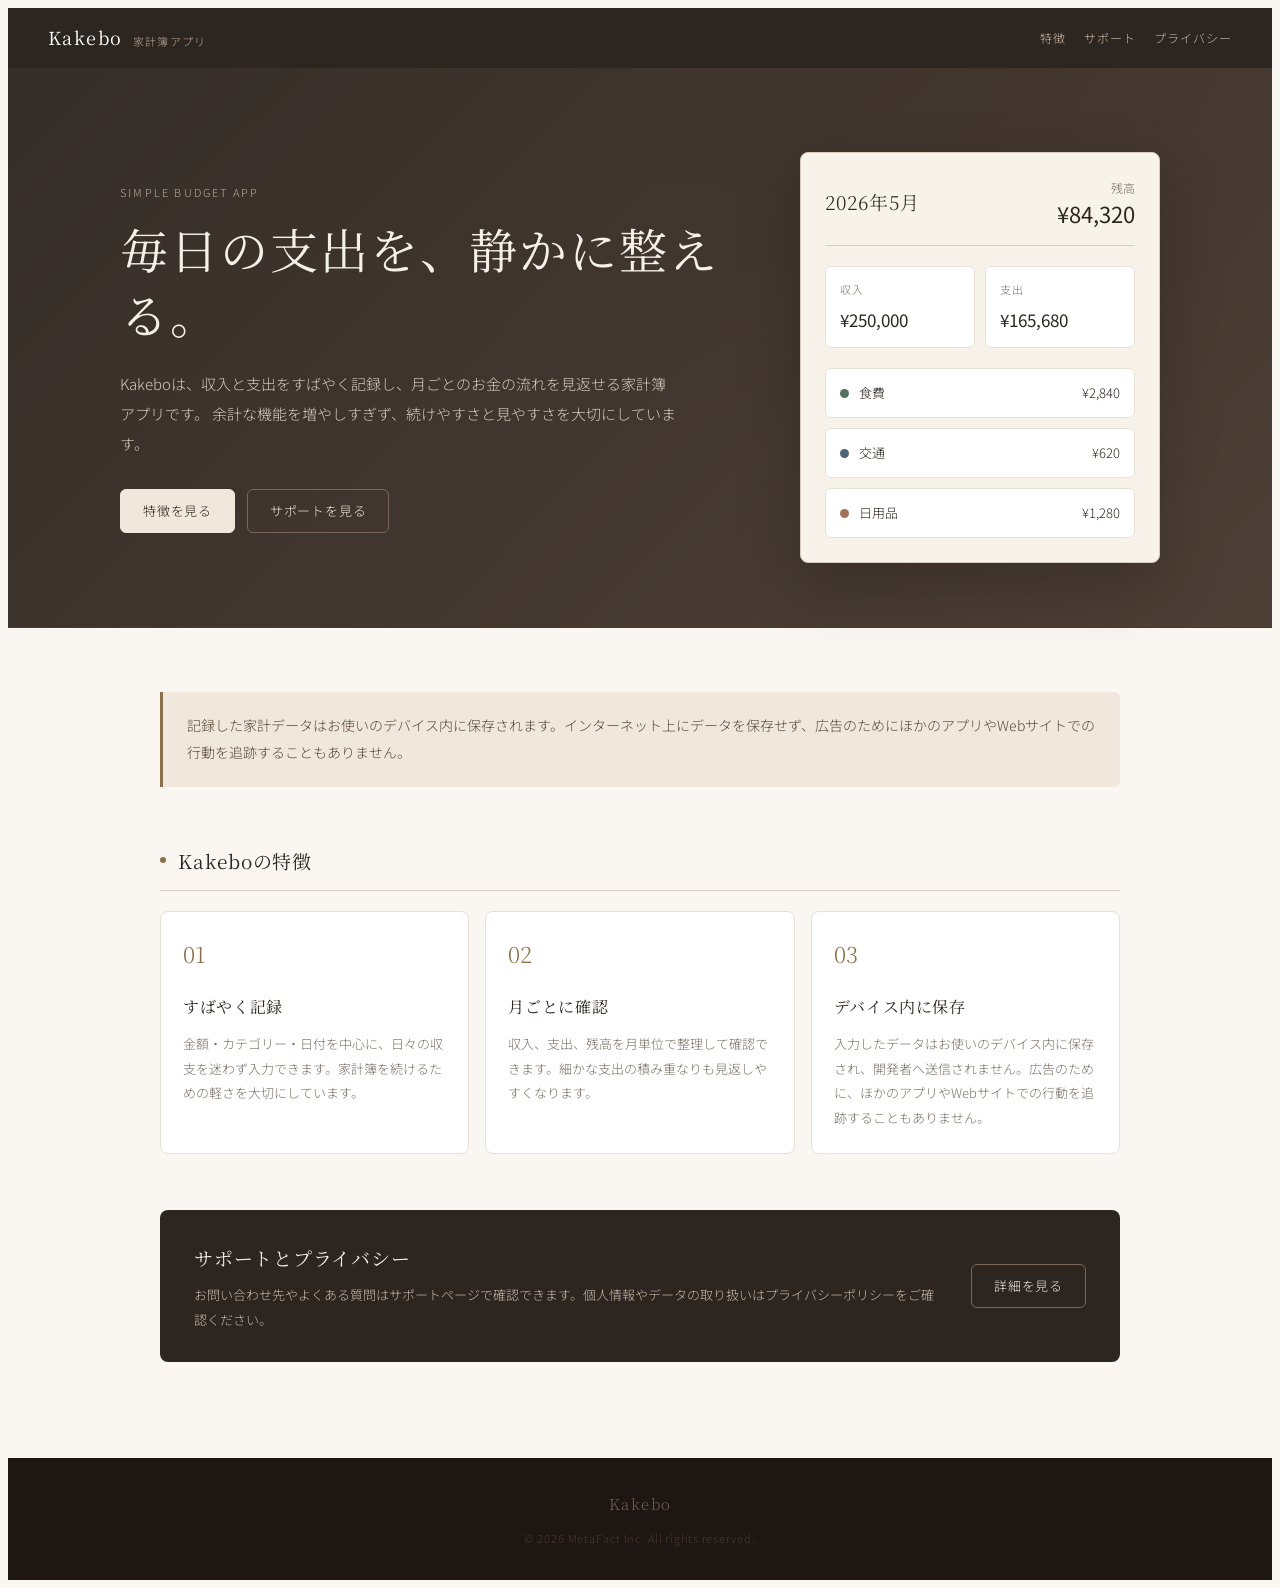
<file: index.html>
<!DOCTYPE html>
<html lang="ja">
<head>
  <meta charset="UTF-8">
  <meta name="viewport" content="width=device-width, initial-scale=1.0">
  <meta name="theme-color" content="#2d2520">
  <meta name="description" content="Kakeboは、日々の収支をシンプルに記録できる家計簿アプリです。入力したデータはお使いのデバイス内に保存され、開発者へ送信されません。">
  <title>Kakebo — 家計簿アプリ</title>
  <link rel="preconnect" href="https://fonts.googleapis.com">
  <link rel="preconnect" href="https://fonts.gstatic.com" crossorigin>
  <link href="https://fonts.googleapis.com/css2?family=Noto+Serif+JP:wght@300;400;500&amp;family=Noto+Sans+JP:wght@300;400;500&amp;display=swap" rel="stylesheet">
  <link rel="stylesheet" href="styles.css?v=20260720">
</head>
<body class="page-home">

  <header>
    <a href="index.html" class="logo">Kakebo<span>家計簿アプリ</span></a>
    <nav aria-label="主要リンク">
      <a href="#features">特徴</a>
      <a href="support.html">サポート</a>
      <a href="privacy_policy.html">プライバシー</a>
    </nav>
  </header>

  <div class="hero">
    <div class="hero-inner">
      <div>
        <p class="hero-label">Simple Budget App</p>
        <h1>毎日の支出を、静かに整える。</h1>
        <p class="hero-copy">
          Kakeboは、収入と支出をすばやく記録し、月ごとのお金の流れを見返せる家計簿アプリです。
          余計な機能を増やしすぎず、続けやすさと見やすさを大切にしています。
        </p>
        <div class="hero-actions">
          <a href="#features" class="button button-primary">特徴を見る</a>
          <a href="support.html" class="button button-secondary">サポートを見る</a>
        </div>
      </div>

      <div class="app-panel" aria-label="アプリ画面イメージ">
        <div class="app-panel-top">
          <div class="month">2026年5月</div>
          <div class="balance">
            残高
            <strong>¥84,320</strong>
          </div>
        </div>

        <div class="summary-grid">
          <div class="summary-item">
            <div class="summary-label">収入</div>
            <div class="summary-value">¥250,000</div>
          </div>
          <div class="summary-item">
            <div class="summary-label">支出</div>
            <div class="summary-value">¥165,680</div>
          </div>
        </div>

        <ul class="records">
          <li>
            <span class="record-name"><span class="dot dot-green"></span>食費</span>
            <span>¥2,840</span>
          </li>
          <li>
            <span class="record-name"><span class="dot dot-blue"></span>交通</span>
            <span>¥620</span>
          </li>
          <li>
            <span class="record-name"><span class="dot dot-clay"></span>日用品</span>
            <span>¥1,280</span>
          </li>
        </ul>
      </div>
    </div>
  </div>

  <main>
    <div class="lead">
      記録した家計データはお使いのデバイス内に保存されます。インターネット上にデータを保存せず、広告のためにほかのアプリやWebサイトでの行動を追跡することもありません。
    </div>

    <section id="features">
      <div class="section-header">
        <span class="section-mark"></span>
        <h2>Kakeboの特徴</h2>
      </div>

      <div class="feature-grid">
        <article class="feature-card">
          <div class="feature-number">01</div>
          <h3>すばやく記録</h3>
          <p>金額・カテゴリー・日付を中心に、日々の収支を迷わず入力できます。家計簿を続けるための軽さを大切にしています。</p>
        </article>

        <article class="feature-card">
          <div class="feature-number">02</div>
          <h3>月ごとに確認</h3>
          <p>収入、支出、残高を月単位で整理して確認できます。細かな支出の積み重なりも見返しやすくなります。</p>
        </article>

        <article class="feature-card">
          <div class="feature-number">03</div>
          <h3>デバイス内に保存</h3>
          <p>入力したデータはお使いのデバイス内に保存され、開発者へ送信されません。広告のために、ほかのアプリやWebサイトでの行動を追跡することもありません。</p>
        </article>
      </div>
    </section>

    <section>
      <div class="privacy-band">
        <div>
          <h2>サポートとプライバシー</h2>
          <p>お問い合わせ先やよくある質問はサポートページで確認できます。個人情報やデータの取り扱いはプライバシーポリシーをご確認ください。</p>
        </div>
        <a href="support.html" class="button">詳細を見る</a>
      </div>
    </section>
  </main>

  <footer>
    <div class="footer-logo">Kakebo</div>
    <div class="footer-copy">© 2026 MetaFact Inc. All rights reserved.</div>
  </footer>

</body>
</html>
</file>
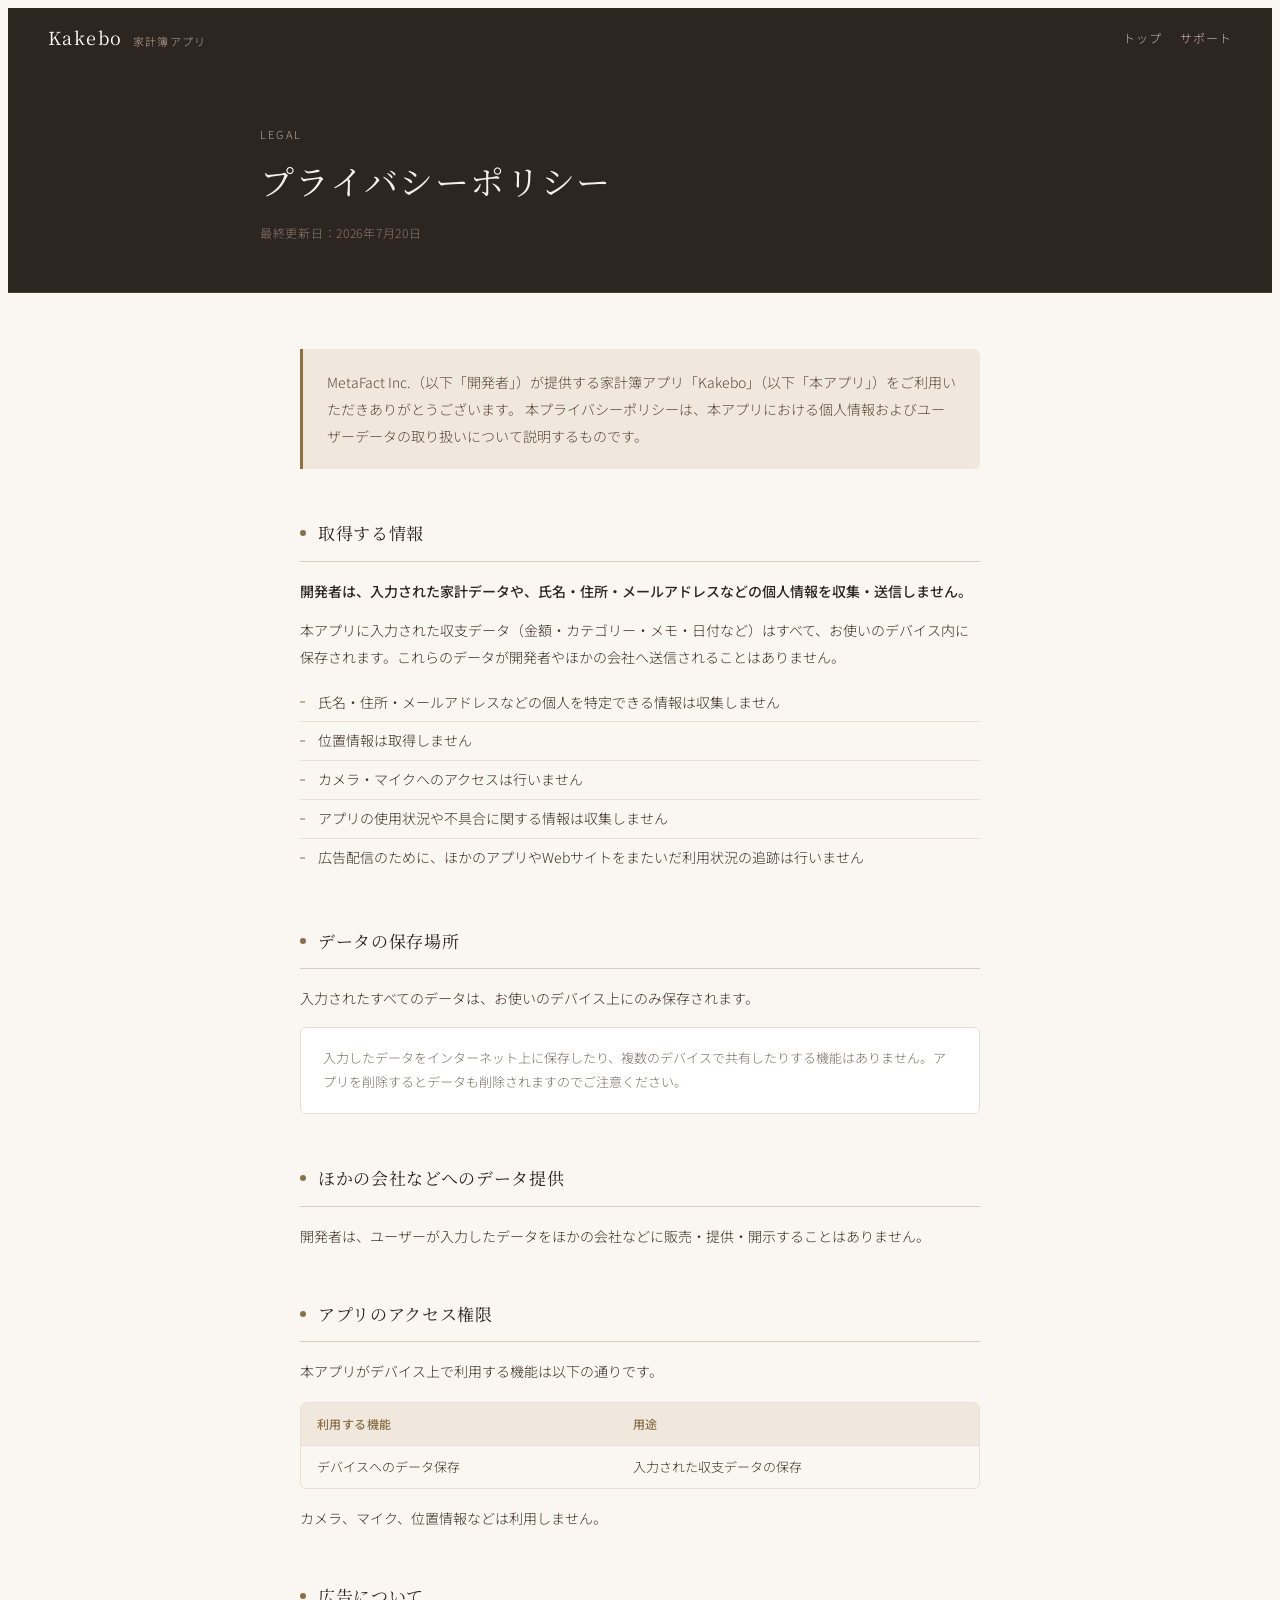
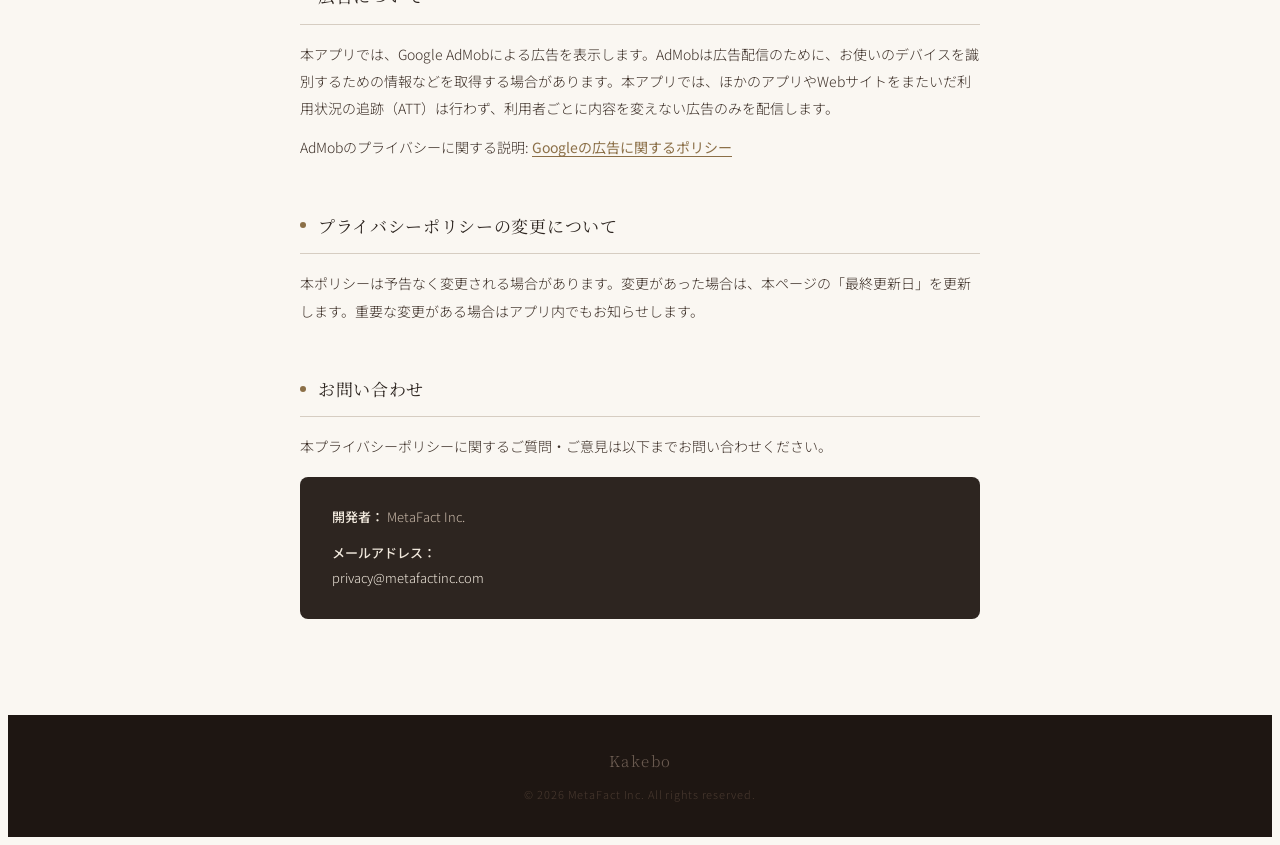
<file: privacy_policy.html>
<!DOCTYPE html>
<html lang="ja">
<head>
  <meta charset="UTF-8">
  <meta name="viewport" content="width=device-width, initial-scale=1.0">
  <meta name="theme-color" content="#3d2b1f">
  <title>プライバシーポリシー — Kakebo</title>
  <link rel="preconnect" href="https://fonts.googleapis.com">
  <link rel="preconnect" href="https://fonts.gstatic.com" crossorigin>
  <link href="https://fonts.googleapis.com/css2?family=Noto+Serif+JP:wght@300;400;500&amp;family=Noto+Sans+JP:wght@300;400;500&amp;display=swap" rel="stylesheet">
  <link rel="stylesheet" href="styles.css?v=20260720">
</head>
<body class="page-privacy">

  <!-- ヘッダー -->
  <header>
    <a href="index.html" class="logo">Kakebo<span>家計簿アプリ</span></a>
    <nav aria-label="主要リンク">
      <a href="index.html">トップ</a>
      <a href="support.html">サポート</a>
    </nav>
  </header>

  <!-- ヒーロー -->
  <div class="hero">
    <div class="hero-inner">
      <p class="hero-label">Legal</p>
      <h1>プライバシーポリシー</h1>
      <p class="hero-meta">最終更新日：2026年7月20日</p>
    </div>
  </div>

  <!-- メイン -->
  <main>

    <div class="lead">
      MetaFact Inc.（以下「開発者」）が提供する家計簿アプリ「Kakebo」（以下「本アプリ」）をご利用いただきありがとうございます。
      本プライバシーポリシーは、本アプリにおける個人情報およびユーザーデータの取り扱いについて説明するものです。
    </div>

    <!-- 取得する情報 -->
    <section>
      <div class="section-header">
        <span class="section-mark"></span>
        <h2>取得する情報</h2>
      </div>
      <p><strong>開発者は、入力された家計データや、氏名・住所・メールアドレスなどの個人情報を収集・送信しません。</strong></p>
      <p>本アプリに入力された収支データ（金額・カテゴリー・メモ・日付など）はすべて、お使いのデバイス内に保存されます。これらのデータが開発者やほかの会社へ送信されることはありません。</p>
      <ul class="detail-list">
        <li>氏名・住所・メールアドレスなどの個人を特定できる情報は収集しません</li>
        <li>位置情報は取得しません</li>
        <li>カメラ・マイクへのアクセスは行いません</li>
        <li>アプリの使用状況や不具合に関する情報は収集しません</li>
        <li>広告配信のために、ほかのアプリやWebサイトをまたいだ利用状況の追跡は行いません</li>
      </ul>
    </section>

    <!-- データの保存場所 -->
    <section>
      <div class="section-header">
        <span class="section-mark"></span>
        <h2>データの保存場所</h2>
      </div>
      <p>入力されたすべてのデータは、お使いのデバイス上にのみ保存されます。</p>
      <div class="note-box">
        <p>入力したデータをインターネット上に保存したり、複数のデバイスで共有したりする機能はありません。アプリを削除するとデータも削除されますのでご注意ください。</p>
      </div>
    </section>

    <!-- 第三者への提供 -->
    <section>
      <div class="section-header">
        <span class="section-mark"></span>
        <h2>ほかの会社などへのデータ提供</h2>
      </div>
      <p>開発者は、ユーザーが入力したデータをほかの会社などに販売・提供・開示することはありません。</p>
    </section>

    <!-- アクセス権限 -->
    <section>
      <div class="section-header">
        <span class="section-mark"></span>
        <h2>アプリのアクセス権限</h2>
      </div>
      <p>本アプリがデバイス上で利用する機能は以下の通りです。</p>
      <div class="table-wrap">
        <table>
          <thead>
            <tr>
              <th>利用する機能</th>
              <th>用途</th>
            </tr>
          </thead>
          <tbody>
            <tr>
              <td>デバイスへのデータ保存</td>
              <td>入力された収支データの保存</td>
            </tr>
          </tbody>
        </table>
      </div>
      <p>カメラ、マイク、位置情報などは利用しません。</p>
    </section>

    <!-- 広告について -->
    <section>
      <div class="section-header">
        <span class="section-mark"></span>
        <h2>広告について</h2>
      </div>
      <p>本アプリでは、Google AdMobによる広告を表示します。AdMobは広告配信のために、お使いのデバイスを識別するための情報などを取得する場合があります。本アプリでは、ほかのアプリやWebサイトをまたいだ利用状況の追跡（ATT）は行わず、利用者ごとに内容を変えない広告のみを配信します。</p>
      <p>AdMobのプライバシーに関する説明: <a href="https://policies.google.com/technologies/ads" class="text-link" target="_blank" rel="noopener noreferrer">Googleの広告に関するポリシー</a></p>
    </section>

    <!-- ポリシーの変更 -->
    <section>
      <div class="section-header">
        <span class="section-mark"></span>
        <h2>プライバシーポリシーの変更について</h2>
      </div>
      <p>本ポリシーは予告なく変更される場合があります。変更があった場合は、本ページの「最終更新日」を更新します。重要な変更がある場合はアプリ内でもお知らせします。</p>
    </section>

    <!-- お問い合わせ -->
    <section>
      <div class="section-header">
        <span class="section-mark"></span>
        <h2>お問い合わせ</h2>
      </div>
      <p>本プライバシーポリシーに関するご質問・ご意見は以下までお問い合わせください。</p>
      <div class="contact-box">
        <p><strong>開発者：</strong> MetaFact Inc.</p>
        <p><strong>メールアドレス：</strong><br>
          <a href="mailto:privacy@metafactinc.com" class="contact-link">privacy@metafactinc.com</a>
        </p>
      </div>
    </section>

  </main>

  <!-- フッター -->
  <footer>
    <div class="footer-logo">Kakebo</div>
    <div class="footer-copy">© 2026 MetaFact Inc. All rights reserved.</div>
  </footer>

</body>
</html>
</file>
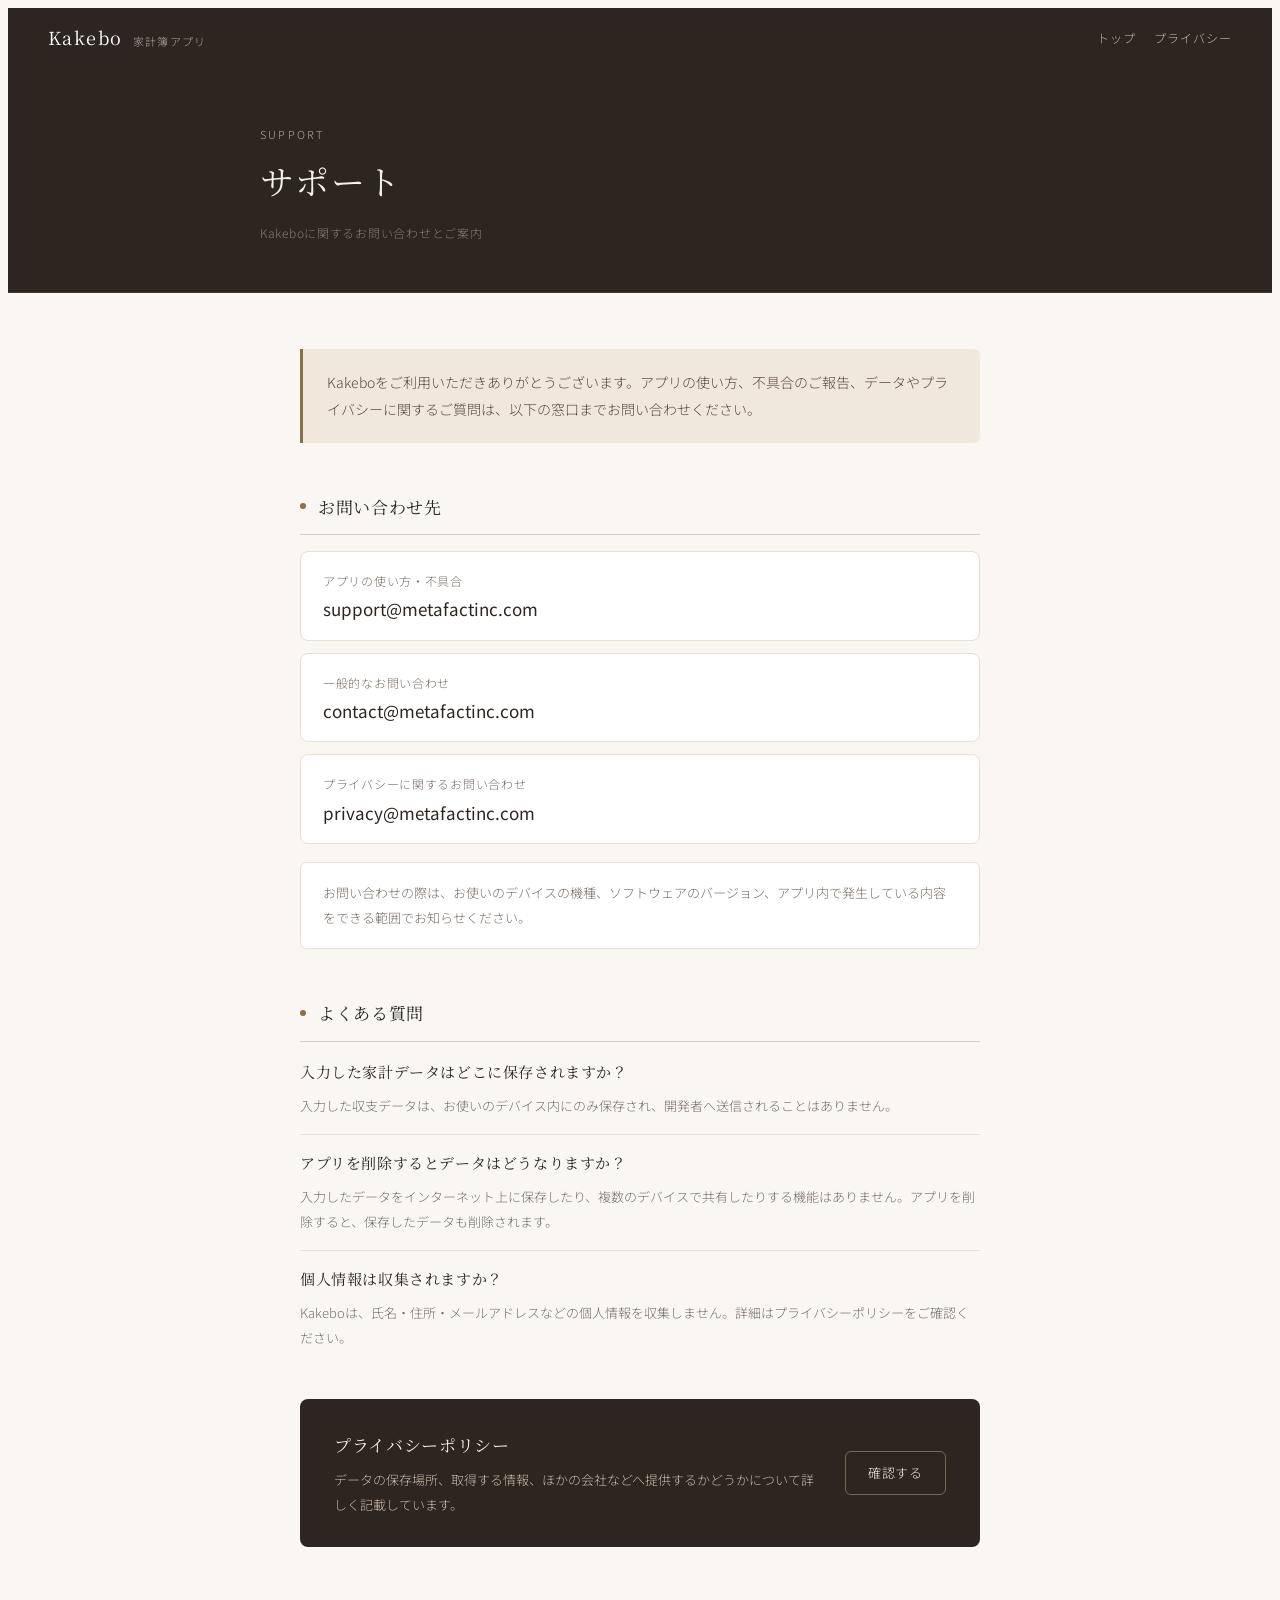
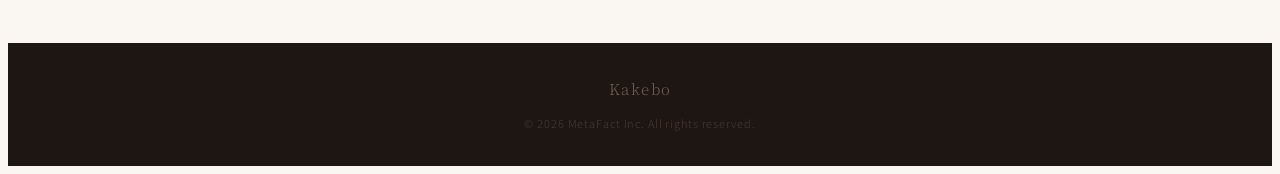
<file: support.html>
<!DOCTYPE html>
<html lang="ja">
<head>
  <meta charset="UTF-8">
  <meta name="viewport" content="width=device-width, initial-scale=1.0">
  <meta name="theme-color" content="#3d2b1f">
  <meta name="description" content="Kakeboのサポートページです。お問い合わせ先、よくある質問、プライバシーポリシーへのリンクを掲載しています。">
  <title>サポート — Kakebo</title>
  <link rel="preconnect" href="https://fonts.googleapis.com">
  <link rel="preconnect" href="https://fonts.gstatic.com" crossorigin>
  <link href="https://fonts.googleapis.com/css2?family=Noto+Serif+JP:wght@300;400;500&amp;family=Noto+Sans+JP:wght@300;400;500&amp;display=swap" rel="stylesheet">
  <link rel="stylesheet" href="styles.css?v=20260720">
</head>
<body class="page-support">

  <header>
    <a href="index.html" class="logo">Kakebo<span>家計簿アプリ</span></a>
    <nav aria-label="主要リンク">
      <a href="index.html">トップ</a>
      <a href="privacy_policy.html">プライバシー</a>
    </nav>
  </header>

  <div class="hero">
    <div class="hero-inner">
      <p class="hero-label">Support</p>
      <h1>サポート</h1>
      <p class="hero-meta">Kakeboに関するお問い合わせとご案内</p>
    </div>
  </div>

  <main>
    <div class="lead">
      Kakeboをご利用いただきありがとうございます。アプリの使い方、不具合のご報告、データやプライバシーに関するご質問は、以下の窓口までお問い合わせください。
    </div>

    <section>
      <div class="section-header">
        <span class="section-mark"></span>
        <h2>お問い合わせ先</h2>
      </div>

      <div class="contact-list">
        <a href="mailto:support@metafactinc.com" class="contact-card">
          <span class="contact-label">アプリの使い方・不具合</span>
          <strong>support@metafactinc.com</strong>
        </a>
        <a href="mailto:contact@metafactinc.com" class="contact-card">
          <span class="contact-label">一般的なお問い合わせ</span>
          <strong>contact@metafactinc.com</strong>
        </a>
        <a href="mailto:privacy@metafactinc.com" class="contact-card">
          <span class="contact-label">プライバシーに関するお問い合わせ</span>
          <strong>privacy@metafactinc.com</strong>
        </a>
      </div>

      <div class="note-box">
        <p>お問い合わせの際は、お使いのデバイスの機種、ソフトウェアのバージョン、アプリ内で発生している内容をできる範囲でお知らせください。</p>
      </div>
    </section>

    <section>
      <div class="section-header">
        <span class="section-mark"></span>
        <h2>よくある質問</h2>
      </div>

      <div class="faq-list">
        <article class="faq-item">
          <h3>入力した家計データはどこに保存されますか？</h3>
          <p>入力した収支データは、お使いのデバイス内にのみ保存され、開発者へ送信されることはありません。</p>
        </article>
        <article class="faq-item">
          <h3>アプリを削除するとデータはどうなりますか？</h3>
          <p>入力したデータをインターネット上に保存したり、複数のデバイスで共有したりする機能はありません。アプリを削除すると、保存したデータも削除されます。</p>
        </article>
        <article class="faq-item">
          <h3>個人情報は収集されますか？</h3>
          <p>Kakeboは、氏名・住所・メールアドレスなどの個人情報を収集しません。詳細はプライバシーポリシーをご確認ください。</p>
        </article>
      </div>
    </section>

    <section>
      <div class="support-band">
        <div>
          <h2>プライバシーポリシー</h2>
          <p>データの保存場所、取得する情報、ほかの会社などへ提供するかどうかについて詳しく記載しています。</p>
        </div>
        <a href="privacy_policy.html" class="button">確認する</a>
      </div>
    </section>
  </main>

  <footer>
    <div class="footer-logo">Kakebo</div>
    <div class="footer-copy">© 2026 MetaFact Inc. All rights reserved.</div>
  </footer>

</body>
</html>
</file>
<file: styles.css>
/* Shared styles for Kakebo static pages. */

/* index.html */
:root {
      --bg: #faf7f2;
      --surface: #ffffff;
      --border: #e8e0d5;
      --text: #2d2520;
      --text-sub: #7a6f66;
      --accent: #8b6f47;
      --accent-lt: #f0e8dc;
      --divider: #d6cdc2;
      --green: #53725f;
      --blue: #4e6476;
      --clay: #a66f57;
    }

    .page-home *, .page-home *::before, .page-home *::after { box-sizing: border-box; margin: 0; padding: 0; }

    html { scroll-behavior: smooth; }

    body.page-home {
      background: var(--bg);
      color: var(--text);
      font-family: 'Noto Sans JP', sans-serif;
      font-weight: 300;
      font-size: 15px;
      line-height: 1.85;
      -webkit-font-smoothing: antialiased;
    }

    .page-home a { color: inherit; }

    .page-home header {
      background: var(--text);
      padding: 0 40px;
      height: 60px;
      display: flex;
      align-items: center;
      justify-content: space-between;
      gap: 20px;
    }

    .page-home .logo {
      font-family: 'Noto Serif JP', serif;
      font-weight: 400;
      font-size: 18px;
      color: #fff;
      letter-spacing: 0.08em;
      text-decoration: none;
      white-space: nowrap;
    }

    .page-home .logo span {
      display: inline-block;
      margin-left: 10px;
      font-family: 'Noto Sans JP', sans-serif;
      font-weight: 300;
      font-size: 11px;
      color: #b8a898;
      letter-spacing: 0.12em;
      vertical-align: middle;
    }

    .page-home nav {
      display: flex;
      align-items: center;
      gap: 18px;
    }

    .page-home nav a {
      color: #c8b8a8;
      font-size: 12px;
      letter-spacing: 0.08em;
      text-decoration: none;
    }

    .page-home .hero {
      background:
        linear-gradient(135deg, rgba(45, 37, 32, 0.96), rgba(63, 48, 39, 0.92)),
        radial-gradient(circle at 80% 20%, rgba(139, 111, 71, 0.34), transparent 34%);
      border-bottom: 1px solid #4a3a2e;
      color: #f5f0e8;
      min-height: 560px;
      padding: 72px 40px 52px;
      display: flex;
      align-items: center;
    }

    .page-home .hero-inner {
      width: 100%;
      max-width: 1040px;
      margin: 0 auto;
      display: grid;
      grid-template-columns: minmax(0, 1fr) 360px;
      gap: 56px;
      align-items: center;
    }

    .page-home .hero-label {
      font-size: 11px;
      letter-spacing: 0.2em;
      color: #b8a898;
      text-transform: uppercase;
      margin-bottom: 14px;
    }

    .page-home h1 {
      font-family: 'Noto Serif JP', serif;
      font-weight: 400;
      font-size: clamp(30px, 5vw, 48px);
      line-height: 1.35;
      letter-spacing: 0.04em;
      margin-bottom: 22px;
    }

    .page-home .hero-copy {
      max-width: 560px;
      color: #d5c8bc;
      font-size: 15px;
      line-height: 2;
      margin-bottom: 30px;
    }

    .page-home .hero-actions {
      display: flex;
      flex-wrap: wrap;
      gap: 12px;
      align-items: center;
    }

    .page-home .button {
      display: inline-flex;
      align-items: center;
      justify-content: center;
      min-height: 44px;
      padding: 0 22px;
      border-radius: 6px;
      border: 1px solid transparent;
      font-size: 13px;
      letter-spacing: 0.06em;
      text-decoration: none;
      white-space: nowrap;
    }

    .page-home .button-primary {
      background: #f0e8dc;
      color: var(--text);
      border-color: #f0e8dc;
    }

    .page-home .button-secondary {
      color: #f0e8dc;
      border-color: #7a6656;
    }

    .page-home .app-panel {
      background: #f8f3ea;
      border: 1px solid #d8cdbc;
      border-radius: 8px;
      padding: 24px;
      color: var(--text);
      box-shadow: 0 24px 60px rgba(18, 12, 8, 0.24);
    }

    .page-home .app-panel-top {
      display: flex;
      justify-content: space-between;
      align-items: center;
      gap: 16px;
      padding-bottom: 18px;
      border-bottom: 1px solid var(--divider);
      margin-bottom: 20px;
    }

    .page-home .month {
      font-family: 'Noto Serif JP', serif;
      font-size: 19px;
      letter-spacing: 0.05em;
    }

    .page-home .balance {
      font-size: 12px;
      color: var(--text-sub);
      text-align: right;
    }

    .page-home .balance strong {
      display: block;
      color: var(--text);
      font-size: 22px;
      font-weight: 400;
      line-height: 1.3;
    }

    .page-home .summary-grid {
      display: grid;
      grid-template-columns: 1fr 1fr;
      gap: 10px;
      margin-bottom: 20px;
    }

    .page-home .summary-item {
      background: #fff;
      border: 1px solid var(--border);
      border-radius: 6px;
      padding: 12px 14px;
    }

    .page-home .summary-label {
      color: var(--text-sub);
      font-size: 11px;
      letter-spacing: 0.08em;
      margin-bottom: 4px;
    }

    .page-home .summary-value {
      color: var(--text);
      font-size: 17px;
      font-weight: 400;
    }

    .page-home .records {
      list-style: none;
      display: grid;
      gap: 10px;
    }

    .page-home .records li {
      display: flex;
      align-items: center;
      justify-content: space-between;
      gap: 16px;
      background: #fff;
      border: 1px solid var(--border);
      border-radius: 6px;
      padding: 12px 14px;
      font-size: 13px;
    }

    .page-home .record-name {
      display: flex;
      align-items: center;
      gap: 10px;
      min-width: 0;
    }

    .page-home .dot {
      width: 9px;
      height: 9px;
      border-radius: 50%;
      flex: 0 0 auto;
    }

    .page-home .dot-green { background: var(--green); }
    .page-home .dot-blue { background: var(--blue); }
    .page-home .dot-clay { background: var(--clay); }

    .page-home main {
      max-width: 1040px;
      margin: 0 auto;
      padding: 64px 40px 96px;
    }

    .page-home .lead {
      background: var(--accent-lt);
      border-left: 3px solid var(--accent);
      border-radius: 0 6px 6px 0;
      color: #5a4a3a;
      font-size: 14px;
      line-height: 1.95;
      margin-bottom: 56px;
      padding: 20px 24px;
    }

    .page-home section {
      margin-bottom: 56px;
    }

    .page-home section:last-child { margin-bottom: 0; }

    .page-home .section-header {
      display: flex;
      align-items: center;
      gap: 12px;
      margin-bottom: 20px;
      padding-bottom: 12px;
      border-bottom: 1px solid var(--divider);
    }

    .page-home .section-mark {
      width: 6px;
      height: 6px;
      border-radius: 50%;
      background: var(--accent);
      flex-shrink: 0;
    }

    .page-home h2 {
      font-family: 'Noto Serif JP', serif;
      font-weight: 400;
      font-size: 19px;
      color: var(--text);
      letter-spacing: 0.04em;
    }

    .page-home p {
      color: #3d3028;
      font-size: 14px;
      line-height: 1.95;
    }

    .page-home .feature-grid {
      display: grid;
      grid-template-columns: repeat(3, 1fr);
      gap: 16px;
    }

    .page-home .feature-card {
      background: var(--surface);
      border: 1px solid var(--border);
      border-radius: 8px;
      padding: 22px;
      min-height: 190px;
    }

    .page-home .feature-number {
      color: var(--accent);
      font-family: 'Noto Serif JP', serif;
      font-size: 22px;
      margin-bottom: 18px;
    }

    .page-home .feature-card h3 {
      font-family: 'Noto Serif JP', serif;
      font-weight: 400;
      font-size: 16px;
      letter-spacing: 0.04em;
      margin-bottom: 10px;
    }

    .page-home .feature-card p {
      color: var(--text-sub);
      font-size: 13px;
      line-height: 1.9;
    }

    .page-home .privacy-band {
      background: var(--text);
      border-radius: 8px;
      color: #f0e8dc;
      display: grid;
      grid-template-columns: minmax(0, 1fr) auto;
      gap: 28px;
      align-items: center;
      padding: 30px 34px;
    }

    .page-home .privacy-band h2 {
      color: #f5f0e8;
      margin-bottom: 8px;
    }

    .page-home .privacy-band p {
      color: #c8b8a8;
      font-size: 13px;
      line-height: 1.9;
    }

    .page-home .privacy-band .button {
      color: #f0e8dc;
      border-color: #7a6656;
    }

    .page-home footer {
      background: #1e1612;
      padding: 32px 40px;
      text-align: center;
    }

    .page-home .footer-logo {
      font-family: 'Noto Serif JP', serif;
      font-size: 15px;
      color: #6a5a50;
      letter-spacing: 0.1em;
      margin-bottom: 10px;
    }

    .page-home .footer-copy {
      font-size: 11px;
      color: #4a3a30;
      letter-spacing: 0.08em;
    }

    @media (max-width: 860px) {
      .page-home .hero-inner {
        grid-template-columns: 1fr;
        gap: 36px;
      }

      .page-home .app-panel {
        max-width: 420px;
      }

      .page-home .feature-grid {
        grid-template-columns: 1fr;
      }

      .page-home .feature-card {
        min-height: auto;
      }
    }

    @media (max-width: 600px) {
      .page-home header {
        height: auto;
        min-height: 60px;
        padding: 14px 20px;
        align-items: flex-start;
        flex-direction: column;
        gap: 8px;
      }

      .page-home .logo span {
        display: block;
        margin-left: 0;
        margin-top: 2px;
      }

      .page-home nav {
        gap: 14px;
      }

      .page-home .hero {
        min-height: auto;
        padding: 48px 20px 44px;
      }

      .page-home .hero-actions {
        align-items: stretch;
        flex-direction: column;
      }

      .page-home .button {
        width: 100%;
      }

      .page-home main {
        padding: 44px 20px 72px;
      }

      .page-home .summary-grid {
        grid-template-columns: 1fr;
      }

      .page-home .records li {
        align-items: flex-start;
        flex-direction: column;
        gap: 6px;
      }

      .page-home .privacy-band {
        grid-template-columns: 1fr;
        padding: 26px 22px;
      }

      .page-home footer {
        padding: 28px 20px;
      }
    }

/* privacy_policy.html */
:root {
      --bg:        #faf7f2;
      --surface:   #ffffff;
      --border:    #e8e0d5;
      --text:      #2d2520;
      --text-sub:  #7a6f66;
      --accent:    #8b6f47;
      --accent-lt: #f0e8dc;
      --divider:   #d6cdc2;
    }

    .page-privacy *, .page-privacy *::before, .page-privacy *::after { box-sizing: border-box; margin: 0; padding: 0; }

    html { scroll-behavior: smooth; }

    body.page-privacy {
      background: var(--bg);
      color: var(--text);
      font-family: 'Noto Sans JP', sans-serif;
      font-weight: 300;
      font-size: 15px;
      line-height: 1.85;
      -webkit-font-smoothing: antialiased;
    }

    .page-privacy header {
      background: var(--text);
      padding: 0 40px;
      height: 60px;
      display: flex;
      align-items: center;
      justify-content: space-between;
      gap: 20px;
    }

    .page-privacy .logo {
      font-family: 'Noto Serif JP', serif;
      font-weight: 400;
      font-size: 18px;
      color: #fff;
      letter-spacing: 0.08em;
      text-decoration: none;
    }

    .page-privacy .logo span {
      display: inline-block;
      margin-left: 10px;
      font-family: 'Noto Sans JP', sans-serif;
      font-weight: 300;
      font-size: 11px;
      color: #b8a898;
      letter-spacing: 0.12em;
      vertical-align: middle;
    }

    .page-privacy nav {
      display: flex;
      align-items: center;
      gap: 18px;
    }

    .page-privacy nav a {
      color: #c8b8a8;
      font-size: 12px;
      letter-spacing: 0.08em;
      text-decoration: none;
    }

    .page-privacy .hero {
      background: var(--text);
      padding: 56px 40px 48px;
      border-bottom: 1px solid #4a3a2e;
    }

    .page-privacy .hero-inner {
      max-width: 760px;
      margin: 0 auto;
    }

    .page-privacy .hero-label {
      font-size: 11px;
      letter-spacing: 0.2em;
      color: #b8a898;
      text-transform: uppercase;
      margin-bottom: 12px;
    }

    .page-privacy .hero h1 {
      font-family: 'Noto Serif JP', serif;
      font-weight: 400;
      font-size: clamp(24px, 4vw, 34px);
      color: #f5f0e8;
      letter-spacing: 0.04em;
      line-height: 1.4;
      margin-bottom: 16px;
    }

    .page-privacy .hero-meta {
      font-size: 12px;
      color: #8a7a6e;
      letter-spacing: 0.06em;
    }

    .page-privacy main {
      max-width: 760px;
      margin: 0 auto;
      padding: 56px 40px 96px;
    }

    .page-privacy .lead {
      background: var(--accent-lt);
      border-left: 3px solid var(--accent);
      padding: 20px 24px;
      border-radius: 0 6px 6px 0;
      font-size: 14px;
      color: #5a4a3a;
      margin-bottom: 48px;
      line-height: 1.9;
    }

    .page-privacy section {
      margin-bottom: 48px;
    }

    .page-privacy section:last-child { margin-bottom: 0; }

    .page-privacy .section-header {
      display: flex;
      align-items: center;
      gap: 12px;
      margin-bottom: 16px;
      padding-bottom: 12px;
      border-bottom: 1px solid var(--divider);
    }

    .page-privacy .section-mark {
      width: 6px;
      height: 6px;
      border-radius: 50%;
      background: var(--accent);
      flex-shrink: 0;
    }

    .page-privacy .section-header h2 {
      font-family: 'Noto Serif JP', serif;
      font-weight: 400;
      font-size: 17px;
      color: var(--text);
      letter-spacing: 0.04em;
    }

    .page-privacy p {
      font-size: 14px;
      color: #3d3028;
      line-height: 1.95;
      margin-bottom: 12px;
    }

    .page-privacy p:last-child { margin-bottom: 0; }

    .page-privacy strong {
      font-weight: 500;
      color: var(--text);
    }

    .page-privacy .text-link {
      color: var(--accent);
      font-weight: 400;
      overflow-wrap: anywhere;
      text-decoration: underline;
      text-underline-offset: 3px;
    }

    .page-privacy .detail-list {
      list-style: none;
      padding: 0;
      margin: 12px 0;
    }

    .page-privacy .detail-list li {
      font-size: 14px;
      color: #3d3028;
      line-height: 1.85;
      padding: 6px 0 6px 18px;
      position: relative;
      border-bottom: 1px solid var(--border);
    }

    .page-privacy .detail-list li:last-child { border-bottom: none; }

    .page-privacy .detail-list li::before {
      content: '';
      position: absolute;
      left: 0;
      top: 50%;
      transform: translateY(-50%);
      width: 5px;
      height: 1px;
      background: var(--accent);
    }

    .page-privacy .table-wrap {
      overflow-x: auto;
      margin: 16px 0;
      border-radius: 6px;
      border: 1px solid var(--border);
    }

    .page-privacy table {
      width: 100%;
      border-collapse: collapse;
      font-size: 13px;
    }

    .page-privacy thead {
      background: var(--accent-lt);
    }

    .page-privacy th {
      text-align: left;
      padding: 10px 16px;
      font-weight: 500;
      color: var(--accent);
      letter-spacing: 0.04em;
      font-size: 12px;
      border-bottom: 1px solid var(--border);
    }

    .page-privacy td {
      padding: 10px 16px;
      border-bottom: 1px solid var(--border);
      color: #3d3028;
      line-height: 1.7;
    }

    .page-privacy tr:last-child td { border-bottom: none; }

    .page-privacy .note-box {
      background: var(--surface);
      border: 1px solid var(--border);
      border-radius: 6px;
      padding: 18px 22px;
      margin-top: 14px;
    }

    .page-privacy .note-box p {
      font-size: 13px;
      color: var(--text-sub);
      line-height: 1.9;
      margin-bottom: 0;
    }

    .page-privacy .contact-box {
      background: var(--text);
      border-radius: 8px;
      padding: 28px 32px;
      margin-top: 16px;
    }

    .page-privacy .contact-box p {
      color: #c8b8a8;
      font-size: 13px;
      line-height: 1.9;
    }

    .page-privacy .contact-box strong {
      color: #f0e8dc;
    }

    .page-privacy .contact-link {
      color: #f0e8dc;
      text-decoration: none;
      word-break: break-all;
    }

    .page-privacy footer {
      background: #1e1612;
      padding: 32px 40px;
      text-align: center;
    }

    .page-privacy .footer-logo {
      font-family: 'Noto Serif JP', serif;
      font-size: 15px;
      color: #6a5a50;
      letter-spacing: 0.1em;
      margin-bottom: 10px;
    }

    .page-privacy .footer-copy {
      font-size: 11px;
      color: #4a3a30;
      letter-spacing: 0.08em;
    }

    @media (max-width: 600px) {
      .page-privacy header {
        height: auto;
        min-height: 60px;
        padding: 14px 20px;
        align-items: flex-start;
        flex-direction: column;
        gap: 8px;
      }
      .page-privacy .logo span {
        display: block;
        margin-left: 0;
        margin-top: 2px;
      }
      .page-privacy nav { gap: 14px; }
      .page-privacy .hero  { padding: 40px 20px 36px; }
      .page-privacy main   { padding: 40px 20px 72px; }
      .page-privacy footer { padding: 28px 20px; }
    }

/* support.html */
    .page-support *, .page-support *::before, .page-support *::after { box-sizing: border-box; margin: 0; padding: 0; }

    body.page-support {
      background: var(--bg);
      color: var(--text);
      font-family: 'Noto Sans JP', sans-serif;
      font-weight: 300;
      font-size: 15px;
      line-height: 1.85;
      -webkit-font-smoothing: antialiased;
    }

    .page-support header {
      background: var(--text);
      padding: 0 40px;
      height: 60px;
      display: flex;
      align-items: center;
      justify-content: space-between;
      gap: 20px;
    }

    .page-support .logo {
      font-family: 'Noto Serif JP', serif;
      font-weight: 400;
      font-size: 18px;
      color: #fff;
      letter-spacing: 0.08em;
      text-decoration: none;
      white-space: nowrap;
    }

    .page-support .logo span {
      display: inline-block;
      margin-left: 10px;
      font-family: 'Noto Sans JP', sans-serif;
      font-weight: 300;
      font-size: 11px;
      color: #b8a898;
      letter-spacing: 0.12em;
      vertical-align: middle;
    }

    .page-support nav {
      display: flex;
      align-items: center;
      gap: 18px;
    }

    .page-support nav a {
      color: #c8b8a8;
      font-size: 12px;
      letter-spacing: 0.08em;
      text-decoration: none;
    }

    .page-support .hero {
      background: var(--text);
      padding: 56px 40px 48px;
      border-bottom: 1px solid #4a3a2e;
    }

    .page-support .hero-inner {
      max-width: 760px;
      margin: 0 auto;
    }

    .page-support .hero-label {
      font-size: 11px;
      letter-spacing: 0.2em;
      color: #b8a898;
      text-transform: uppercase;
      margin-bottom: 12px;
    }

    .page-support .hero h1 {
      font-family: 'Noto Serif JP', serif;
      font-weight: 400;
      font-size: clamp(24px, 4vw, 34px);
      color: #f5f0e8;
      letter-spacing: 0.04em;
      line-height: 1.4;
      margin-bottom: 16px;
    }

    .page-support .hero-meta {
      font-size: 12px;
      color: #8a7a6e;
      letter-spacing: 0.06em;
    }

    .page-support main {
      max-width: 760px;
      margin: 0 auto;
      padding: 56px 40px 96px;
    }

    .page-support .lead {
      background: var(--accent-lt);
      border-left: 3px solid var(--accent);
      padding: 20px 24px;
      border-radius: 0 6px 6px 0;
      font-size: 14px;
      color: #5a4a3a;
      margin-bottom: 48px;
      line-height: 1.9;
    }

    .page-support section {
      margin-bottom: 48px;
    }

    .page-support section:last-child { margin-bottom: 0; }

    .page-support .section-header {
      display: flex;
      align-items: center;
      gap: 12px;
      margin-bottom: 16px;
      padding-bottom: 12px;
      border-bottom: 1px solid var(--divider);
    }

    .page-support .section-mark {
      width: 6px;
      height: 6px;
      border-radius: 50%;
      background: var(--accent);
      flex-shrink: 0;
    }

    .page-support h2 {
      font-family: 'Noto Serif JP', serif;
      font-weight: 400;
      font-size: 17px;
      color: var(--text);
      letter-spacing: 0.04em;
    }

    .page-support p {
      font-size: 14px;
      color: #3d3028;
      line-height: 1.95;
    }

    .page-support .contact-list {
      display: grid;
      gap: 12px;
      margin-bottom: 18px;
    }

    .page-support .contact-card {
      background: var(--surface);
      border: 1px solid var(--border);
      border-radius: 8px;
      color: var(--text);
      display: block;
      padding: 18px 22px;
      text-decoration: none;
    }

    .page-support .contact-label {
      color: var(--text-sub);
      display: block;
      font-size: 12px;
      letter-spacing: 0.06em;
      margin-bottom: 4px;
    }

    .page-support .contact-card strong {
      color: var(--text);
      display: block;
      font-size: 17px;
      font-weight: 400;
      line-height: 1.5;
      word-break: break-all;
    }

    .page-support .note-box {
      background: var(--surface);
      border: 1px solid var(--border);
      border-radius: 6px;
      padding: 18px 22px;
      margin-top: 14px;
    }

    .page-support .note-box p {
      font-size: 13px;
      color: var(--text-sub);
      line-height: 1.9;
    }

    .page-support .faq-list {
      display: grid;
      gap: 14px;
    }

    .page-support .faq-item {
      border-bottom: 1px solid var(--border);
      padding-bottom: 16px;
    }

    .page-support .faq-item:last-child {
      border-bottom: none;
      padding-bottom: 0;
    }

    .page-support .faq-item h3 {
      font-family: 'Noto Serif JP', serif;
      font-weight: 400;
      font-size: 15px;
      letter-spacing: 0.04em;
      margin-bottom: 8px;
    }

    .page-support .faq-item p {
      color: var(--text-sub);
      font-size: 13px;
      line-height: 1.9;
    }

    .page-support .support-band {
      background: var(--text);
      border-radius: 8px;
      color: #f0e8dc;
      display: grid;
      grid-template-columns: minmax(0, 1fr) auto;
      gap: 28px;
      align-items: center;
      padding: 30px 34px;
    }

    .page-support .support-band h2 {
      color: #f5f0e8;
      margin-bottom: 8px;
    }

    .page-support .support-band p {
      color: #c8b8a8;
      font-size: 13px;
      line-height: 1.9;
    }

    .page-support .button {
      display: inline-flex;
      align-items: center;
      justify-content: center;
      min-height: 44px;
      padding: 0 22px;
      border-radius: 6px;
      border: 1px solid #7a6656;
      color: #f0e8dc;
      font-size: 13px;
      letter-spacing: 0.06em;
      text-decoration: none;
      white-space: nowrap;
    }

    .page-support footer {
      background: #1e1612;
      padding: 32px 40px;
      text-align: center;
    }

    .page-support .footer-logo {
      font-family: 'Noto Serif JP', serif;
      font-size: 15px;
      color: #6a5a50;
      letter-spacing: 0.1em;
      margin-bottom: 10px;
    }

    .page-support .footer-copy {
      font-size: 11px;
      color: #4a3a30;
      letter-spacing: 0.08em;
    }

    @media (max-width: 600px) {
      .page-support header {
        height: auto;
        min-height: 60px;
        padding: 14px 20px;
        align-items: flex-start;
        flex-direction: column;
        gap: 8px;
      }

      .page-support .logo span {
        display: block;
        margin-left: 0;
        margin-top: 2px;
      }

      .page-support nav {
        gap: 14px;
      }

      .page-support .hero {
        padding: 40px 20px 36px;
      }

      .page-support main {
        padding: 40px 20px 72px;
      }

      .page-support .support-band {
        grid-template-columns: 1fr;
        padding: 26px 22px;
      }

      .page-support .button {
        width: 100%;
      }

      .page-support footer {
        padding: 28px 20px;
      }
    }
</file>
